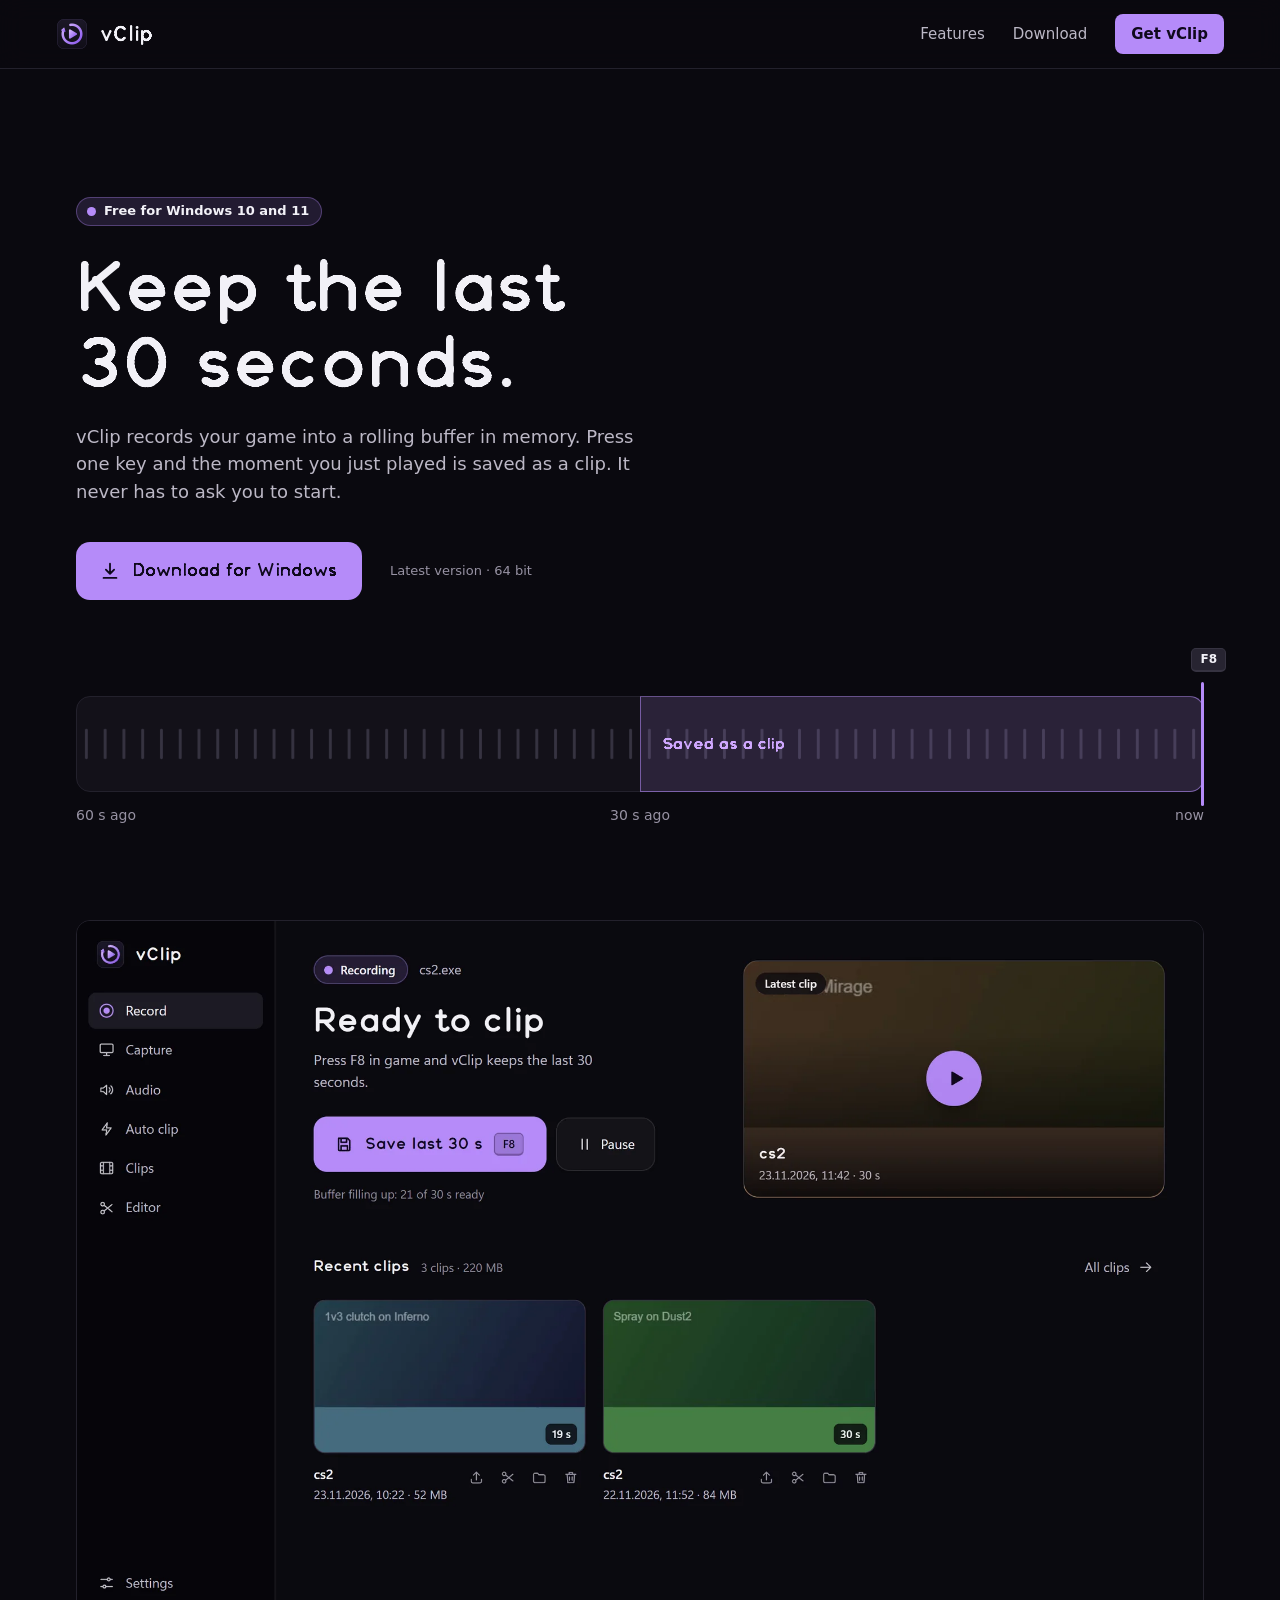
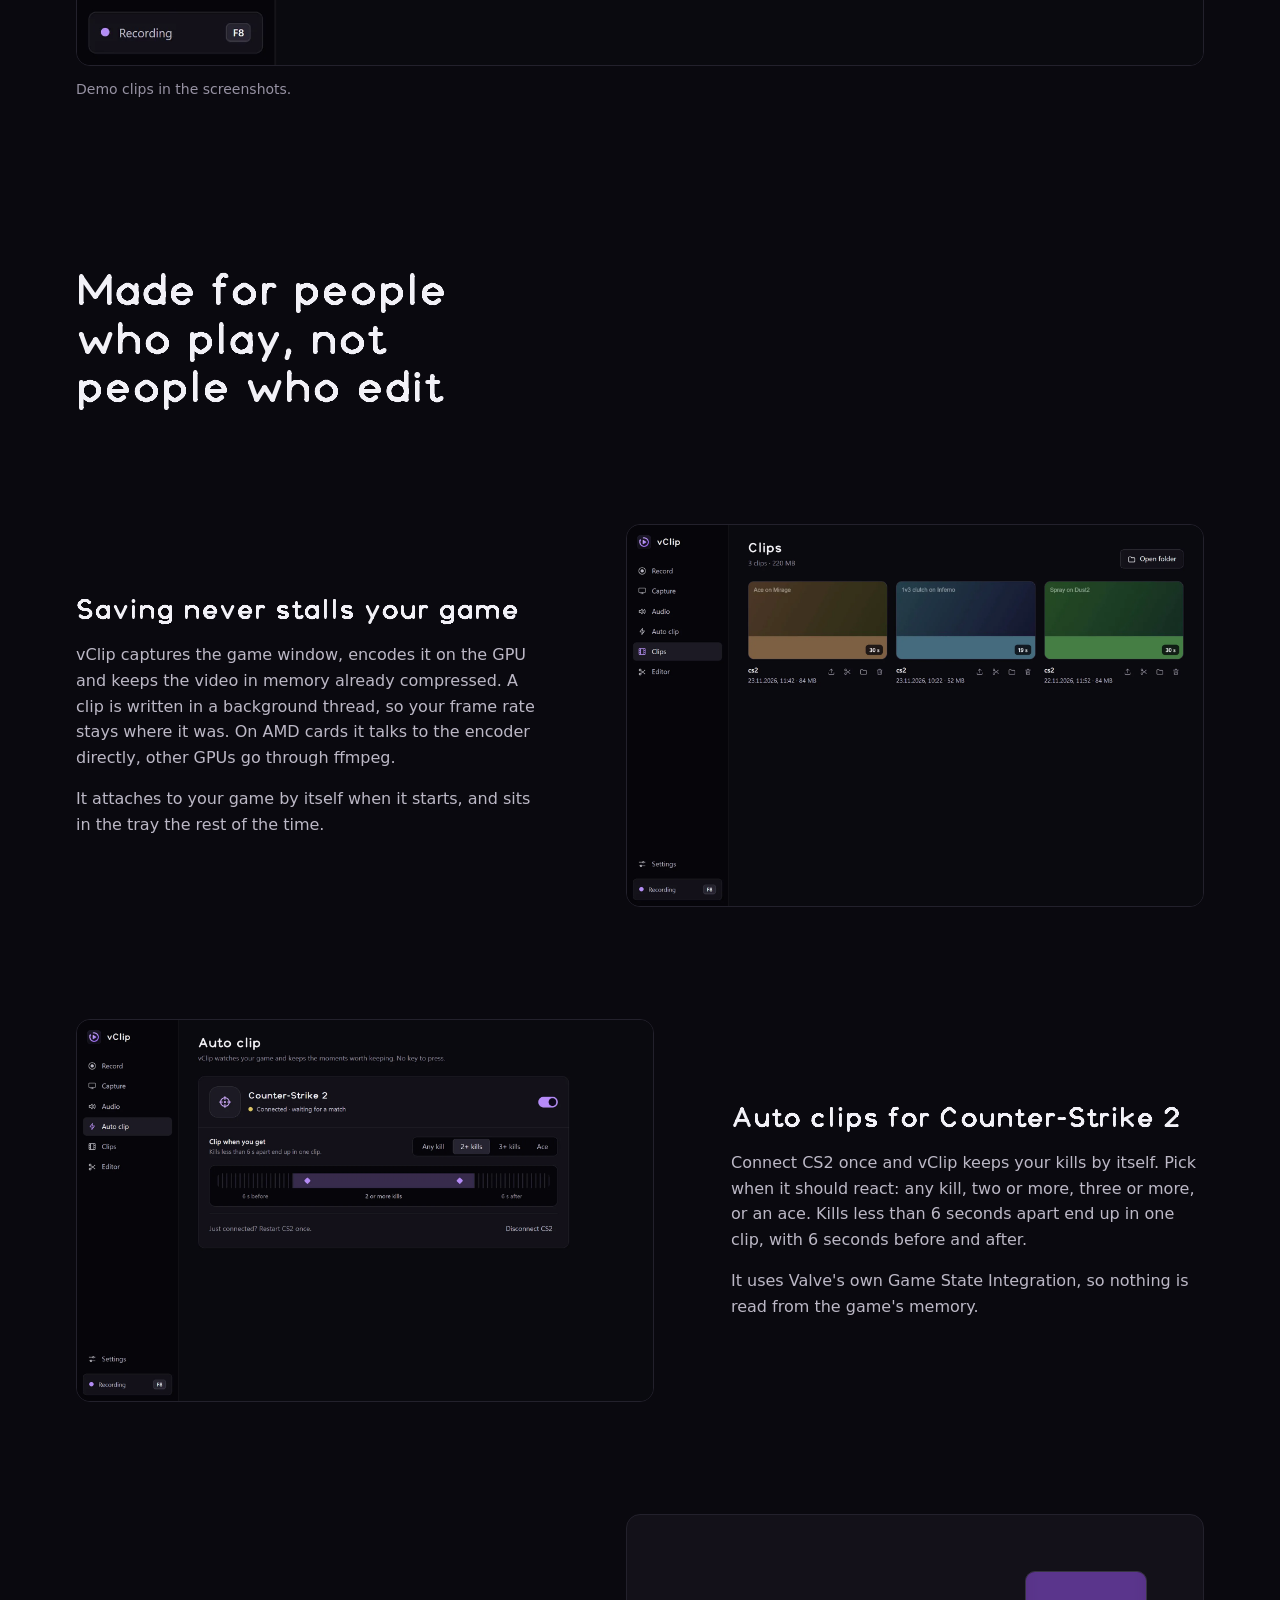
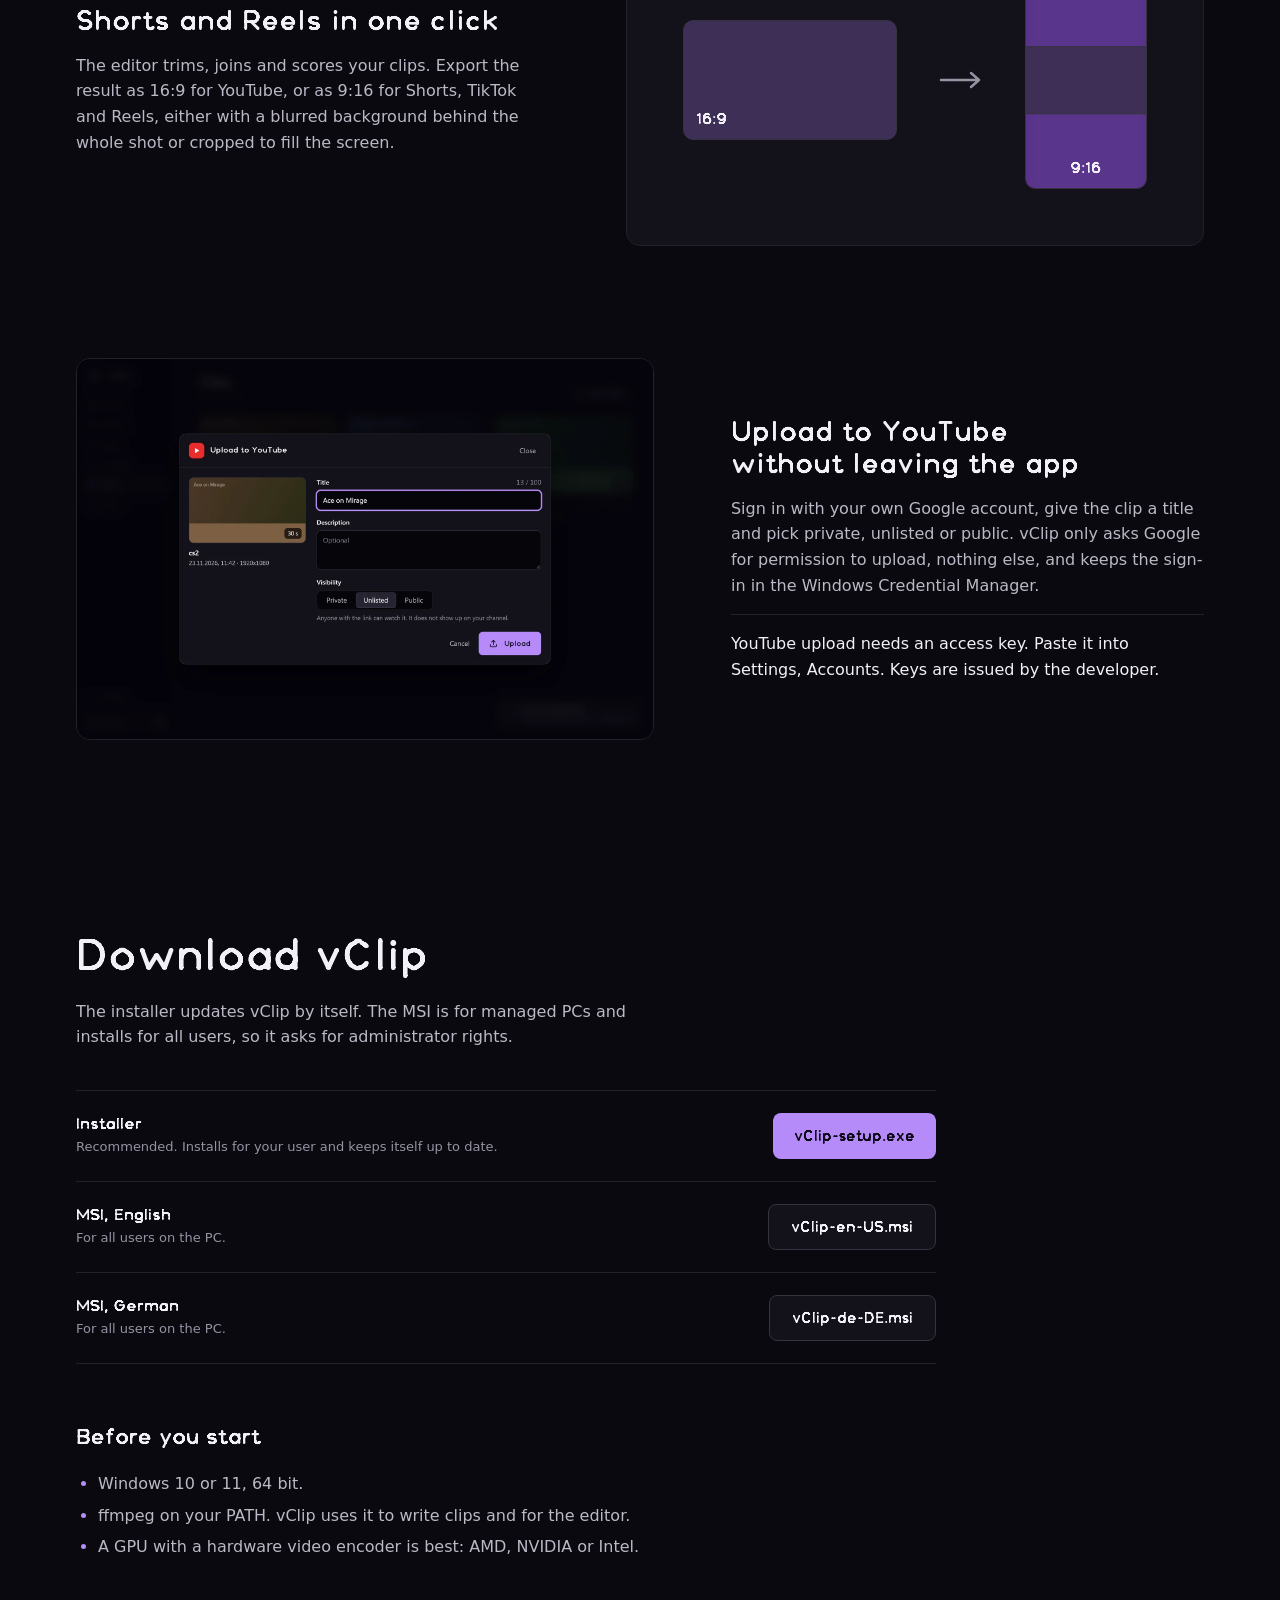
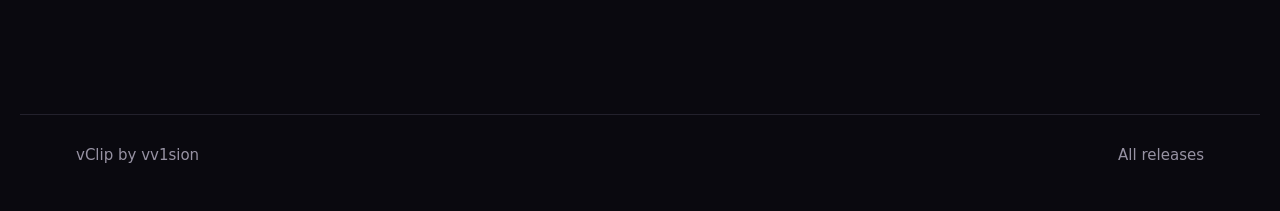
<file: index.html>
<!doctype html>
<html lang="en">
<head>
<meta charset="utf-8">
<meta name="viewport" content="width=device-width, initial-scale=1">
<meta http-equiv="Content-Security-Policy" content="default-src 'none'; script-src 'self'; style-src 'self'; img-src 'self'; font-src 'self'; connect-src https://api.github.com; base-uri 'none'; form-action 'none'">
<meta name="referrer" content="no-referrer">
<meta name="theme-color" content="#0b0a10">
<title>vClip: replay-buffer game clipper for Windows</title>
<meta name="description" content="vClip keeps the last seconds of your game in memory. Press one key and the moment you just played is saved as a clip.">
<link rel="icon" href="favicon.svg" type="image/svg+xml">
<link rel="preload" href="fonts/VClipDisplay.ttf" as="font" type="font/ttf" crossorigin>
<link rel="stylesheet" href="style.css">
<script src="main.js" defer></script>
</head>
<body>

<header class="top">
  <a class="brand" href="./"><img src="img/icon.png" alt="" width="32" height="32"><span>vClip</span></a>
  <nav aria-label="Page">
    <a href="#features">Features</a>
    <a href="#download">Download</a>
    <a class="top-cta" href="https://github.com/vv1sion/vClip/releases/latest/download/vClip-setup.exe">Get vClip</a>
  </nav>
</header>

<main>
  <section class="hero">
    <p class="live"><span class="dot"></span>Free for Windows 10 and 11</p>
    <h1>Keep the last<br>30 seconds.</h1>
    <p class="lead">vClip records your game into a rolling buffer in memory. Press one key and the moment you just played is saved as a clip. It never has to ask you to start.</p>
    <div class="hero-actions">
      <a class="btn primary" id="download-main" href="https://github.com/vv1sion/vClip/releases/latest/download/vClip-setup.exe">
        <svg viewBox="0 0 24 24" aria-hidden="true"><path d="M12 4v11M7.5 10.5 12 15l4.5-4.5M5 19.5h14"/></svg>
        Download for Windows
      </a>
      <p class="meta"><span id="version">Latest version</span> · 64 bit</p>
    </div>

    <figure class="buffer" aria-label="How a clip is made: the last 60 seconds sit in memory, a key press saves the last 30">
      <svg class="track" viewBox="0 0 1200 96" preserveAspectRatio="none" role="img" aria-hidden="true">
        <defs>
          <pattern id="ticks" width="20" height="96" patternUnits="userSpaceOnUse">
            <path d="M10 34v28" class="tick"/>
          </pattern>
        </defs>
        <rect class="ticks-fill" width="1200" height="96" fill="url(#ticks)"/>
      </svg>
      <div class="clip"><span>Saved as a clip</span></div>
      <div class="playhead"><kbd>F8</kbd></div>
      <div class="scale"><span>60 s ago</span><span>30 s ago</span><span>now</span></div>
    </figure>
  </section>

  <section class="shot" aria-label="vClip window">
    <img src="img/app-record.webp" width="2000" height="1322" alt="The vClip Record page showing the save button, the latest clip and recent clips">
    <p class="caption">Demo clips in the screenshots.</p>
  </section>

  <section class="features" id="features">
    <h2>Made for people who play, not people who edit</h2>

    <article class="feature">
      <div class="feature-text">
        <h3>Saving never stalls your game</h3>
        <p>vClip captures the game window, encodes it on the GPU and keeps the video in memory already compressed. A clip is written in a background thread, so your frame rate stays where it was. On AMD cards it talks to the encoder directly, other GPUs go through ffmpeg.</p>
        <p>It attaches to your game by itself when it starts, and sits in the tray the rest of the time.</p>
      </div>
      <img src="img/app-clips.webp" width="2000" height="1322" loading="lazy" alt="The vClip clips gallery with thumbnails, length and size">
    </article>

    <article class="feature flip">
      <img src="img/app-auto.webp" width="2000" height="1322" loading="lazy" alt="The Auto clip page for Counter-Strike 2 with the kill trigger and a timeline of what a clip contains">
      <div class="feature-text">
        <h3>Auto clips for Counter-Strike 2</h3>
        <p>Connect CS2 once and vClip keeps your kills by itself. Pick when it should react: any kill, two or more, three or more, or an ace. Kills less than 6 seconds apart end up in one clip, with 6 seconds before and after.</p>
        <p>It uses Valve's own Game State Integration, so nothing is read from the game's memory.</p>
      </div>
    </article>

    <article class="feature">
      <div class="feature-text">
        <h3>Shorts and Reels in one click</h3>
        <p>The editor trims, joins and scores your clips. Export the result as 16:9 for YouTube, or as 9:16 for Shorts, TikTok and Reels, either with a blurred background behind the whole shot or cropped to fill the screen.</p>
      </div>
      <div class="formats" role="img" aria-label="A 16 by 9 frame becomes a 9 by 16 frame with a blurred copy of the picture behind it">
        <div class="frame wide"><span>16:9</span></div>
        <svg viewBox="0 0 48 24" aria-hidden="true"><path d="M4 12h38M34 5l8 7-8 7"/></svg>
        <div class="frame tall"><i></i><b></b><span>9:16</span></div>
      </div>
    </article>

    <article class="feature flip">
      <img src="img/app-upload.webp" width="2000" height="1322" loading="lazy" alt="The upload dialog with title, description and visibility">
      <div class="feature-text">
        <h3>Upload to YouTube without leaving the app</h3>
        <p>Sign in with your own Google account, give the clip a title and pick private, unlisted or public. vClip only asks Google for permission to upload, nothing else, and keeps the sign-in in the Windows Credential Manager.</p>
        <p class="note">YouTube upload needs an access key. Paste it into Settings, Accounts. Keys are issued by the developer.</p>
      </div>
    </article>
  </section>

  <section class="download" id="download">
    <h2>Download vClip</h2>
    <p class="download-lead">The installer updates vClip by itself. The MSI is for managed PCs and installs for all users, so it asks for administrator rights.</p>
    <ul class="files">
      <li>
        <div><b>Installer</b><span>Recommended. Installs for your user and keeps itself up to date.</span></div>
        <a class="btn primary" href="https://github.com/vv1sion/vClip/releases/latest/download/vClip-setup.exe">vClip-setup.exe</a>
      </li>
      <li>
        <div><b>MSI, English</b><span>For all users on the PC.</span></div>
        <a class="btn" href="https://github.com/vv1sion/vClip/releases/latest/download/vClip-en-US.msi">vClip-en-US.msi</a>
      </li>
      <li>
        <div><b>MSI, German</b><span>For all users on the PC.</span></div>
        <a class="btn" href="https://github.com/vv1sion/vClip/releases/latest/download/vClip-de-DE.msi">vClip-de-DE.msi</a>
      </li>
    </ul>
    <h3>Before you start</h3>
    <ul class="needs">
      <li>Windows 10 or 11, 64 bit.</li>
      <li>ffmpeg on your PATH. vClip uses it to write clips and for the editor.</li>
      <li>A GPU with a hardware video encoder is best: AMD, NVIDIA or Intel.</li>
    </ul>
  </section>
</main>

<footer>
  <span>vClip by vv1sion</span>
  <a href="https://github.com/vv1sion/vClip/releases">All releases</a>
</footer>

</body>
</html>
</file>
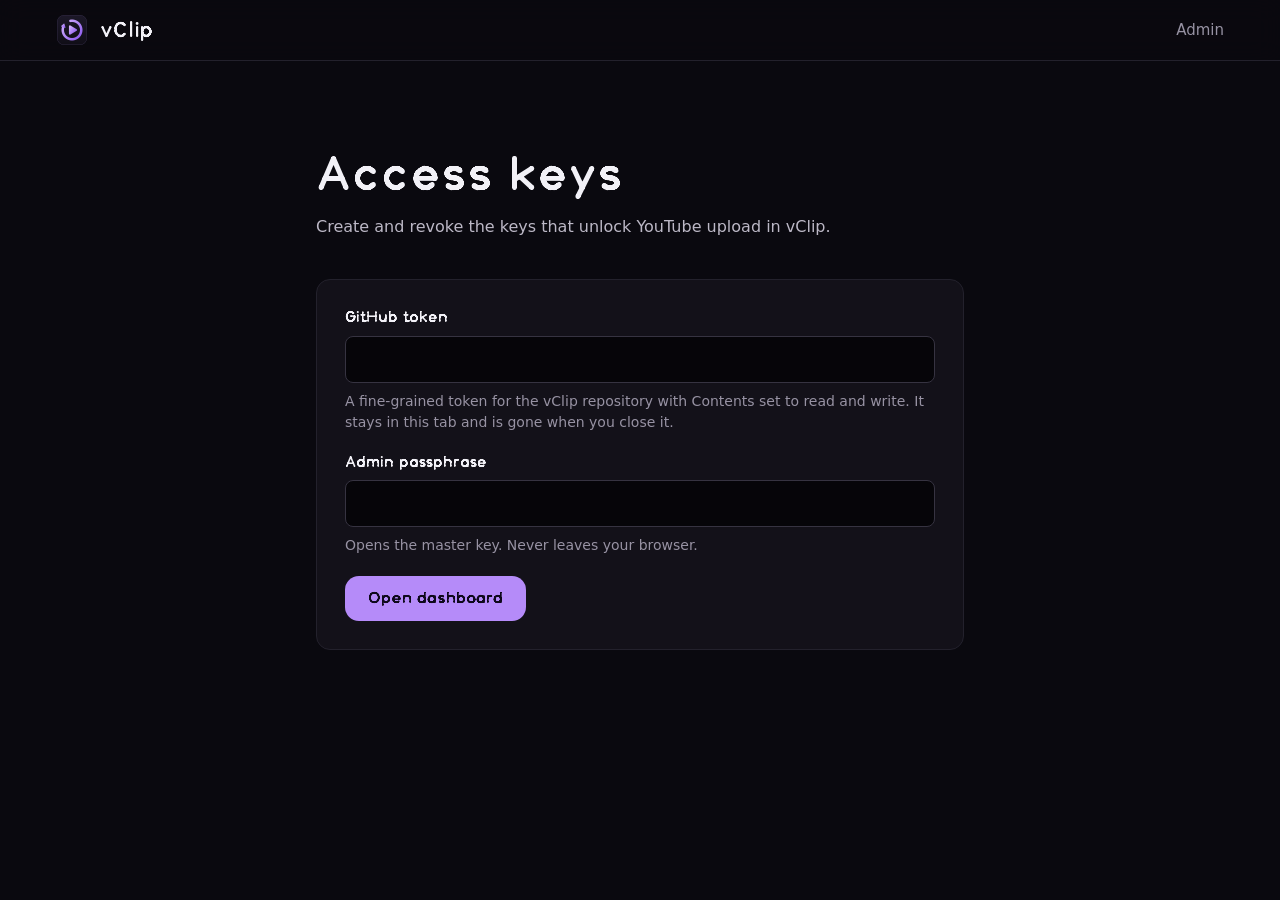
<file: admin/index.html>
<!doctype html>
<html lang="en">
<head>
<meta charset="utf-8">
<meta name="viewport" content="width=device-width, initial-scale=1">
<meta http-equiv="Content-Security-Policy" content="default-src 'none'; script-src 'self'; style-src 'self'; img-src 'self'; font-src 'self'; connect-src https://api.github.com; base-uri 'none'; form-action 'none'">
<meta name="referrer" content="no-referrer">
<meta name="robots" content="noindex, nofollow">
<meta name="theme-color" content="#0b0a10">
<title>vClip admin</title>
<link rel="icon" href="../favicon.svg" type="image/svg+xml">
<link rel="stylesheet" href="../style.css">
<link rel="stylesheet" href="admin.css">
<script type="module" src="admin.js"></script>
</head>
<body>

<header class="top">
  <a class="brand" href="../"><img src="../img/icon.png" alt="" width="32" height="32"><span>vClip</span></a>
  <span class="top-note">Admin</span>
</header>

<main class="admin" id="app">
  <noscript><p>This page needs JavaScript.</p></noscript>
</main>

</body>
</html>
</file>
<file: style.css>
@font-face {
  font-family: "vClip Display";
  src: url("fonts/VClipDisplay.ttf") format("truetype");
  font-weight: 100 900;
  font-display: swap;
}

:root {
  color-scheme: dark;
  --ground: oklch(0.145 0.012 295);
  --rail: oklch(0.12 0.012 295);
  --surface: oklch(0.185 0.016 295);
  --surface-2: oklch(0.225 0.02 295);
  --surface-3: oklch(0.27 0.024 296);
  --line: oklch(0.33 0.026 296);
  --line-soft: oklch(0.255 0.02 295);
  --text: oklch(0.96 0.008 300);
  --text-dim: oklch(0.79 0.02 298);
  --text-faint: oklch(0.67 0.025 298);
  --accent: oklch(0.72 0.16 300);
  --accent-strong: oklch(0.8 0.14 302);
  --accent-ink: oklch(0.16 0.04 295);
  --accent-wash: oklch(0.72 0.16 300 / 0.14);
  --font: "Segoe UI Variable Text", "Segoe UI", system-ui, -apple-system, sans-serif;
  --display: "vClip Display", "Segoe UI Variable Display", "Segoe UI", system-ui, sans-serif;
  --ease: cubic-bezier(0.16, 1, 0.3, 1);
  --gutter: clamp(20px, 5vw, 56px);
}

* { box-sizing: border-box; }

html { scroll-behavior: smooth; scroll-padding-top: 84px; }

body {
  margin: 0;
  background: var(--ground);
  color: var(--text);
  font: 400 16px/1.6 var(--font);
  font-variant-numeric: tabular-nums;
  -webkit-font-smoothing: antialiased;
}

::selection { background: var(--accent-wash); color: var(--text); }
::-webkit-scrollbar { width: 12px; }
::-webkit-scrollbar-track { background: var(--ground); }
::-webkit-scrollbar-thumb { background: var(--surface-2); border: 3px solid var(--ground); border-radius: 8px; }

a { color: inherit; text-underline-offset: 3px; }
:focus-visible { outline: 2px solid var(--accent); outline-offset: 3px; border-radius: 6px; }

h1, h2, h3 { font-family: var(--display); font-weight: 700; margin: 0; text-wrap: balance; }
p { margin: 0; }

.top {
  position: sticky;
  top: 0;
  z-index: 10;
  display: flex;
  align-items: center;
  justify-content: space-between;
  padding: 14px var(--gutter);
  background: oklch(0.145 0.012 295 / 0.9);
  backdrop-filter: blur(12px);
  border-bottom: 1px solid var(--line-soft);
}

.brand { display: flex; align-items: center; gap: 12px; text-decoration: none; font: 700 21px/1 var(--display); }
.brand img { border-radius: 9px; }

nav { display: flex; align-items: center; gap: 28px; font-size: 15px; color: var(--text-dim); }
nav a { text-decoration: none; transition: color 140ms var(--ease); }
nav a:hover { color: var(--text); }
.top-cta { padding: 8px 16px; border-radius: 8px; background: var(--accent); color: var(--accent-ink); font-weight: 600; }
nav .top-cta:hover { color: var(--accent-ink); background: var(--accent-strong); }

main { overflow-x: clip; }

.hero { padding: clamp(56px, 10vw, 128px) var(--gutter) 0; max-width: 1240px; margin: 0 auto; }

h1 { font-size: clamp(40px, 6.4vw, 72px); line-height: 1.06; }

.live { display: inline-flex; align-items: center; gap: 8px; margin-bottom: 24px; padding: 5px 12px 5px 10px; border-radius: 999px; border: 1px solid oklch(0.74 0.17 300 / 0.32); background: oklch(0.74 0.17 300 / 0.14); font: 600 13px/1.3 var(--font); }
.dot { width: 9px; height: 9px; border-radius: 50%; background: var(--accent); animation: live 2.4s ease-out infinite; }
@keyframes live { 0% { box-shadow: 0 0 0 0 oklch(0.74 0.17 300 / 0.55); } 70%, 100% { box-shadow: 0 0 0 7px oklch(0.74 0.17 300 / 0); } }

.lead { margin-top: 20px; max-width: 52ch; font-size: clamp(16px, 1.6vw, 18px); line-height: 1.55; color: var(--text-dim); }

.hero-actions { display: flex; align-items: center; flex-wrap: wrap; gap: 20px 28px; margin-top: 36px; }
.meta { color: var(--text-faint); font-size: 13px; }

.btn {
  display: inline-flex;
  align-items: center;
  gap: 12px;
  padding: 13px 22px;
  border: 1px solid var(--line);
  border-radius: 8px;
  background: var(--surface);
  color: var(--text);
  font: 600 15px/1.2 var(--display);
  text-decoration: none;
  transition: background 140ms var(--ease), border-color 140ms var(--ease), transform 140ms var(--ease);
}

.btn:hover { background: var(--surface-2); border-color: var(--surface-3); }
.btn:active { transform: translateY(1px); }
.btn.primary { background: var(--accent); border-color: transparent; color: var(--accent-ink); padding: 17px 24px 17px 22px; border-radius: 14px; font-size: 17px; }
.btn.primary:hover { background: var(--accent-strong); }
.btn svg { width: 22px; height: 22px; fill: none; stroke: currentColor; stroke-width: 2; stroke-linecap: round; stroke-linejoin: round; }

.buffer { position: relative; margin: clamp(56px, 8vw, 96px) 0 0; height: 96px; }

.track { position: absolute; inset: 0; width: 100%; height: 100%; border-radius: 14px; background: var(--surface); border: 1px solid var(--line-soft); }
.tick { stroke: var(--line); stroke-width: 3; stroke-linecap: round; }
.ticks-fill { animation: drift 40s linear infinite; }

@keyframes drift { to { transform: translateX(-20px); } }

.clip {
  position: absolute;
  top: 0;
  right: 0;
  bottom: 0;
  width: 50%;
  display: flex;
  align-items: center;
  padding-left: 22px;
  border-radius: 0 14px 14px 0;
  background: var(--accent-wash);
  border: 1px solid oklch(0.72 0.16 300 / 0.55);
  border-left-width: 1px;
  color: var(--accent-strong);
  font: 600 16px/1 var(--display);
  clip-path: inset(0 0 0 100%);
  animation: capture 1100ms var(--ease) 500ms forwards;
}

@keyframes capture { to { clip-path: inset(0); } }

.playhead { position: absolute; top: -14px; bottom: -14px; right: 0; width: 3px; background: var(--accent); border-radius: 2px; }
.playhead kbd {
  position: absolute;
  top: -34px;
  right: -22px;
  min-width: 26px;
  padding: 3px 8px;
  border: 1px solid var(--line);
  border-bottom-width: 2px;
  border-radius: 5px;
  background: var(--surface-3);
  text-align: center;
  font: 600 12px/1.2 var(--font);
}

.scale { position: absolute; left: 0; right: 0; bottom: -34px; display: flex; justify-content: space-between; color: var(--text-faint); font-size: 14px; }
.scale span:nth-child(2) { position: absolute; left: 50%; transform: translateX(-50%); }

.shot { max-width: 1240px; margin: clamp(80px, 11vw, 128px) auto 0; padding: 0 var(--gutter); }
.shot img { display: block; width: 100%; height: auto; border-radius: 14px; border: 1px solid var(--line-soft); }
.caption { margin-top: 12px; color: var(--text-faint); font-size: 14px; }

.features { max-width: 1240px; margin: clamp(96px, 13vw, 168px) auto 0; padding: 0 var(--gutter); }
.features > h2 { font-size: clamp(28px, 4vw, 44px); line-height: 1.1; max-width: 18ch; }

.feature { display: grid; grid-template-columns: minmax(0, 0.9fr) minmax(0, 1.1fr); gap: clamp(32px, 6vw, 80px); align-items: center; margin-top: clamp(64px, 9vw, 112px); }
.feature.flip { grid-template-columns: minmax(0, 1.1fr) minmax(0, 0.9fr); }
.feature img { display: block; width: 100%; height: auto; border-radius: 14px; border: 1px solid var(--line-soft); }
.feature-text { display: grid; gap: 16px; align-content: start; }
.feature-text h3 { font-size: clamp(22px, 2.6vw, 28px); line-height: 1.15; }
.feature-text p { color: var(--text-dim); max-width: 52ch; }
.feature-text .note { color: var(--text); padding-top: 16px; border-top: 1px solid var(--line-soft); }

.formats { display: flex; align-items: center; justify-content: center; gap: clamp(16px, 4vw, 40px); padding: clamp(28px, 5vw, 56px); border-radius: 14px; background: var(--surface); border: 1px solid var(--line-soft); }
.formats svg { width: 48px; height: 24px; flex: none; fill: none; stroke: var(--text-faint); stroke-width: 2.5; stroke-linecap: round; stroke-linejoin: round; }
.frame { position: relative; overflow: hidden; display: grid; place-items: end start; padding: 12px; border-radius: 10px; border: 1px solid var(--line); background: oklch(0.34 0.07 300); font: 700 15px/1 var(--display); }
.frame.wide { width: clamp(112px, 24vw, 260px); aspect-ratio: 16 / 9; }
.frame.tall { width: clamp(68px, 13vw, 146px); aspect-ratio: 9 / 16; place-items: end center; background: oklch(0.3 0.09 305); }
.feature > * { min-width: 0; }
.frame.tall i { position: absolute; inset: 0; background: oklch(0.42 0.14 300); filter: blur(10px); transform: scale(1.3); }
.frame.tall b { position: absolute; left: 0; right: 0; top: 50%; aspect-ratio: 16 / 9; transform: translateY(-50%); background: oklch(0.34 0.07 300); border-block: 1px solid var(--line); }
.frame span { position: relative; }

.download { max-width: 1240px; margin: clamp(112px, 15vw, 200px) auto 0; padding: 0 var(--gutter); }
.download > * { max-width: 860px; }
.download h2 { font-size: clamp(28px, 4vw, 44px); line-height: 1.1; }
.download-lead { margin-top: 18px; color: var(--text-dim); max-width: 58ch; }

.files { list-style: none; margin: 40px 0 0; padding: 0; border-top: 1px solid var(--line-soft); }
.files li { display: flex; align-items: center; justify-content: space-between; gap: 24px; padding: 22px 0; border-bottom: 1px solid var(--line-soft); }
.files b { display: block; font: 600 16px/1.3 var(--display); }
.files span { display: block; margin-top: 2px; color: var(--text-faint); font-size: 13px; }
.files .btn { flex: none; }
.files .btn.primary { padding: 13px 20px; border-radius: 8px; font-size: 15px; }

.download h3 { margin-top: 56px; font-size: 22px; }
.needs { margin: 16px 0 0; padding-left: 22px; color: var(--text-dim); display: grid; gap: 6px; }
.needs li::marker { color: var(--accent); }

footer { display: flex; justify-content: space-between; gap: 16px; flex-wrap: wrap; max-width: 1240px; margin: clamp(96px, 12vw, 160px) auto 0; padding: 28px var(--gutter) 44px; border-top: 1px solid var(--line-soft); color: var(--text-faint); font-size: 15px; }
footer a { text-decoration: none; }
footer a:hover { color: var(--text); text-decoration: underline; }

@media (max-width: 860px) {
  .feature, .feature.flip { grid-template-columns: 1fr; }
  .feature.flip img { order: 2; }
  nav a:not(.top-cta) { display: none; }
  .files li { flex-direction: column; align-items: flex-start; }
  .playhead kbd { right: -6px; }
  .formats { padding: 24px 16px; gap: 12px; }
  .formats svg { width: 32px; }
  .clip { width: 62%; font-size: 14px; padding-left: 14px; }
}

@media (prefers-reduced-motion: reduce) {
  .dot { animation: none; }
  html { scroll-behavior: auto; }
  .ticks-fill { animation: none; }
  .clip { animation: none; clip-path: inset(0); }
}
</file>
<file: admin/admin.css>
.top-note { color: var(--text-faint); font-size: 15px; }

.admin { max-width: 760px; margin: 0 auto; padding: clamp(40px, 8vw, 88px) var(--gutter) 96px; display: grid; gap: 40px; }
.admin h1 { font-size: clamp(32px, 5vw, 48px); line-height: 1.1; }
.admin h2 { font-size: 24px; line-height: 1.2; }
.admin .sub { margin-top: 12px; color: var(--text-dim); max-width: 58ch; }

.panel { display: grid; gap: 20px; padding: 28px; border: 1px solid var(--line-soft); border-radius: 14px; background: var(--surface); }
.panel > p { color: var(--text-dim); max-width: 60ch; margin: 0; }

.field { display: grid; gap: 8px; }
.field label { font: 600 15px/1.3 var(--display); }
.field small { color: var(--text-faint); font-size: 14px; line-height: 1.5; }

.admin input[type="text"], .admin input[type="password"] {
  width: 100%;
  padding: 12px 14px;
  border: 1px solid var(--line);
  border-radius: 8px;
  background: var(--rail);
  color: var(--text);
  font: 400 16px/1.3 var(--font);
}

.admin input:focus-visible { outline-offset: 0; border-color: var(--accent); }

.actions { display: flex; flex-wrap: wrap; gap: 12px; align-items: center; }
.admin .btn { padding: 11px 18px; font-size: 15px; cursor: pointer; }
.admin .btn.primary { padding: 12px 22px; font-size: 16px; }
.admin .btn:disabled { opacity: 0.5; cursor: not-allowed; }
.admin .btn.danger:hover { border-color: oklch(0.72 0.18 27); color: oklch(0.8 0.14 27); }

.message { padding: 12px 16px; border-radius: 10px; border: 1px solid var(--line); background: var(--surface-2); font-size: 15px; }
.message.error { border-color: oklch(0.72 0.18 27 / 0.6); color: oklch(0.86 0.1 27); }
.message.ok { border-color: oklch(0.79 0.14 150 / 0.5); }

.newkey { display: grid; gap: 14px; padding: 22px; border-radius: 12px; border: 1px solid oklch(0.72 0.16 300 / 0.55); background: var(--accent-wash); }
.newkey b { font: 700 clamp(20px, 4.6vw, 28px)/1.2 var(--display); letter-spacing: 0.04em; word-break: break-all; user-select: all; }
.newkey p { color: var(--text-dim); font-size: 15px; margin: 0; }

.keys { list-style: none; margin: 0; padding: 0; border-top: 1px solid var(--line-soft); }
.keys li { display: grid; grid-template-columns: minmax(0, 1fr) auto; gap: 12px 20px; align-items: center; padding: 16px 0; border-bottom: 1px solid var(--line-soft); }
.keys b { font: 600 17px/1.3 var(--display); overflow-wrap: anywhere; }
.keys span { display: block; color: var(--text-faint); font-size: 14px; }
.empty { color: var(--text-faint); padding: 8px 0; }

details summary { cursor: pointer; font: 600 16px/1.3 var(--display); }
details[open] summary { margin-bottom: 18px; }
details .panel-body { display: grid; gap: 20px; }
</file>
